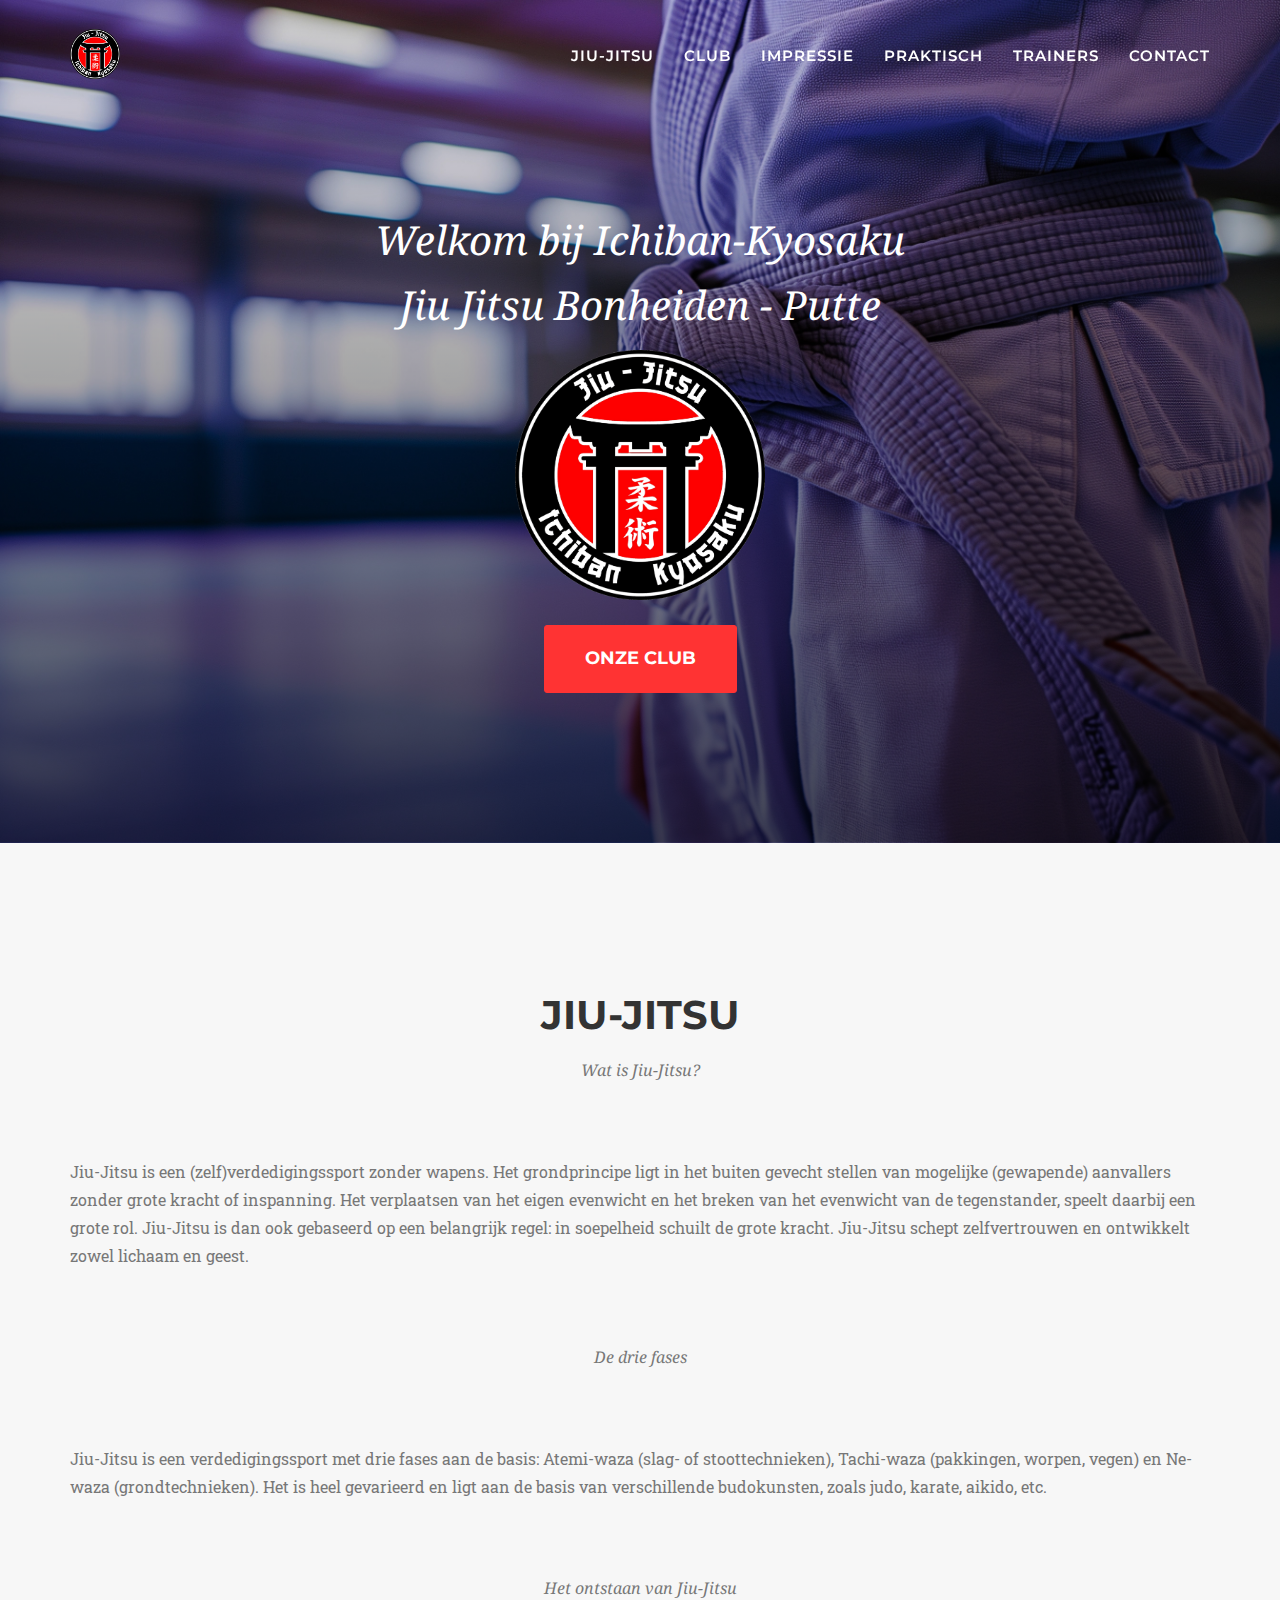
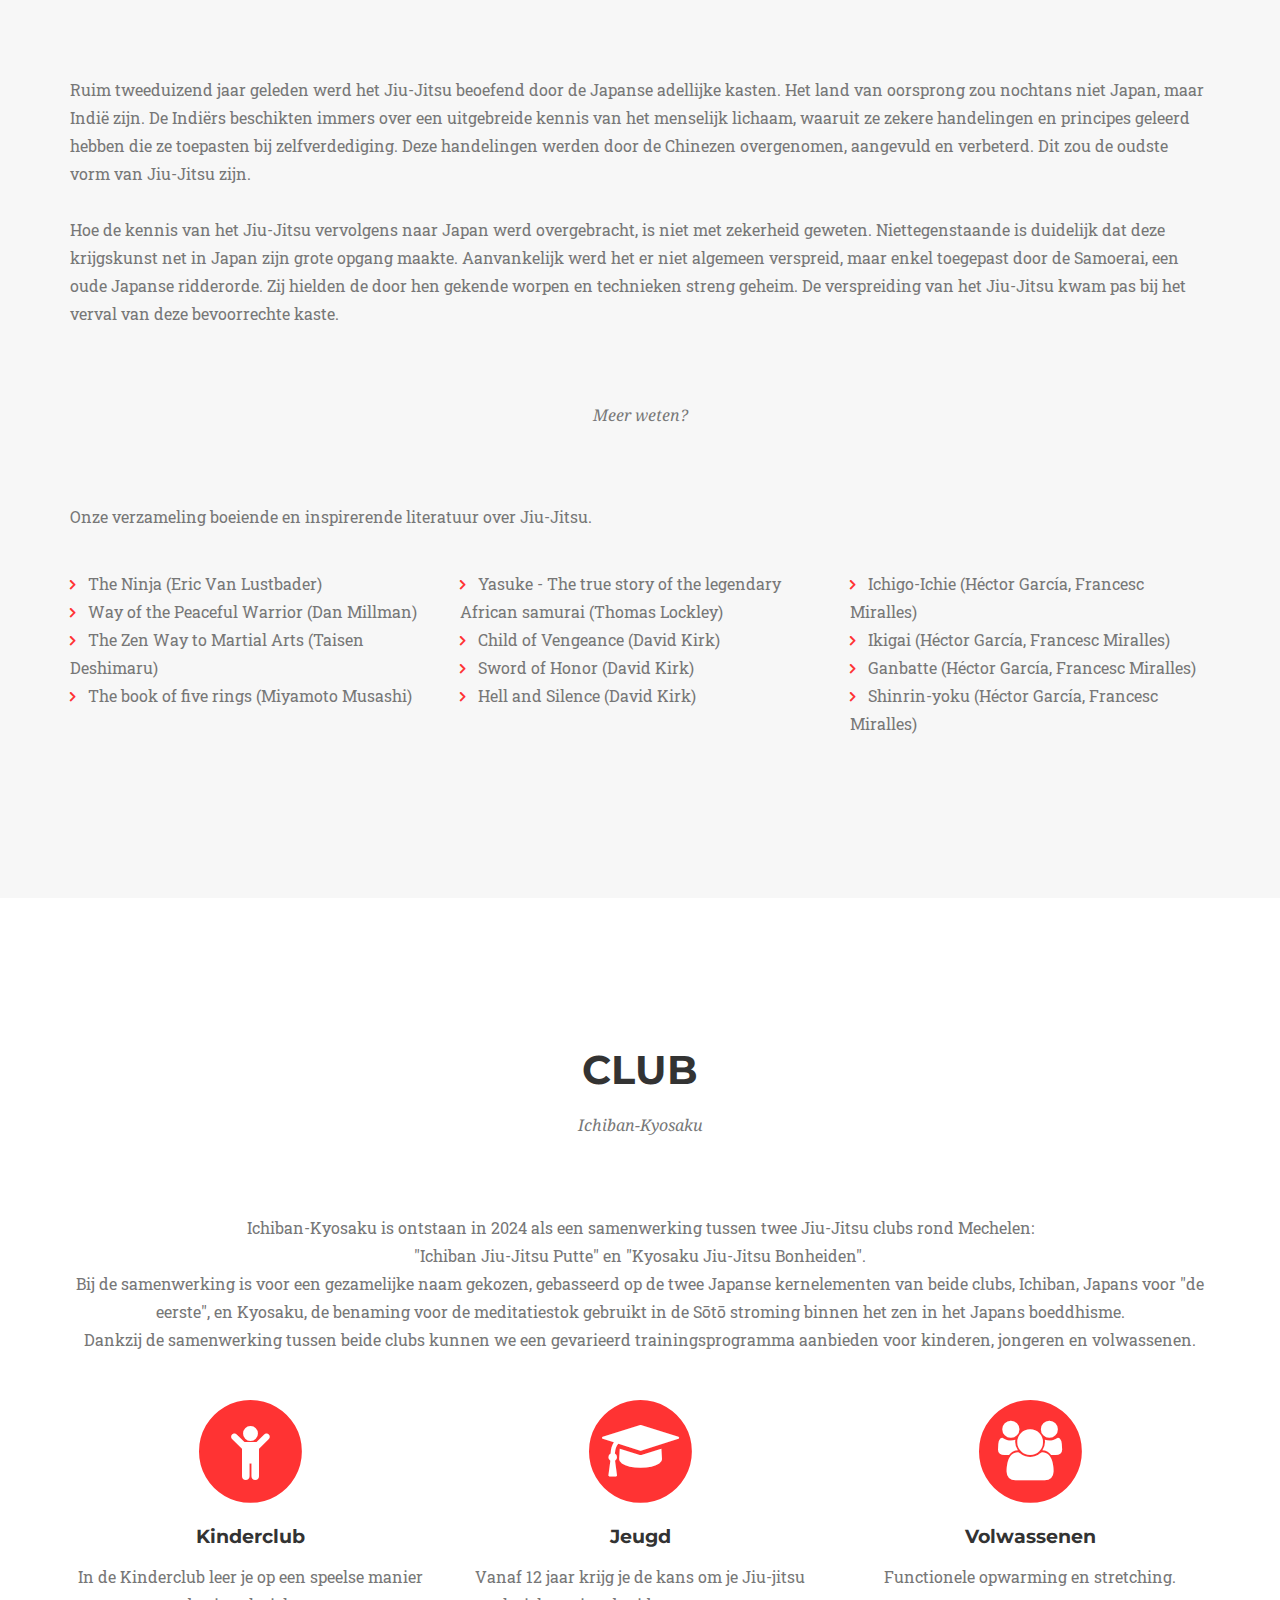
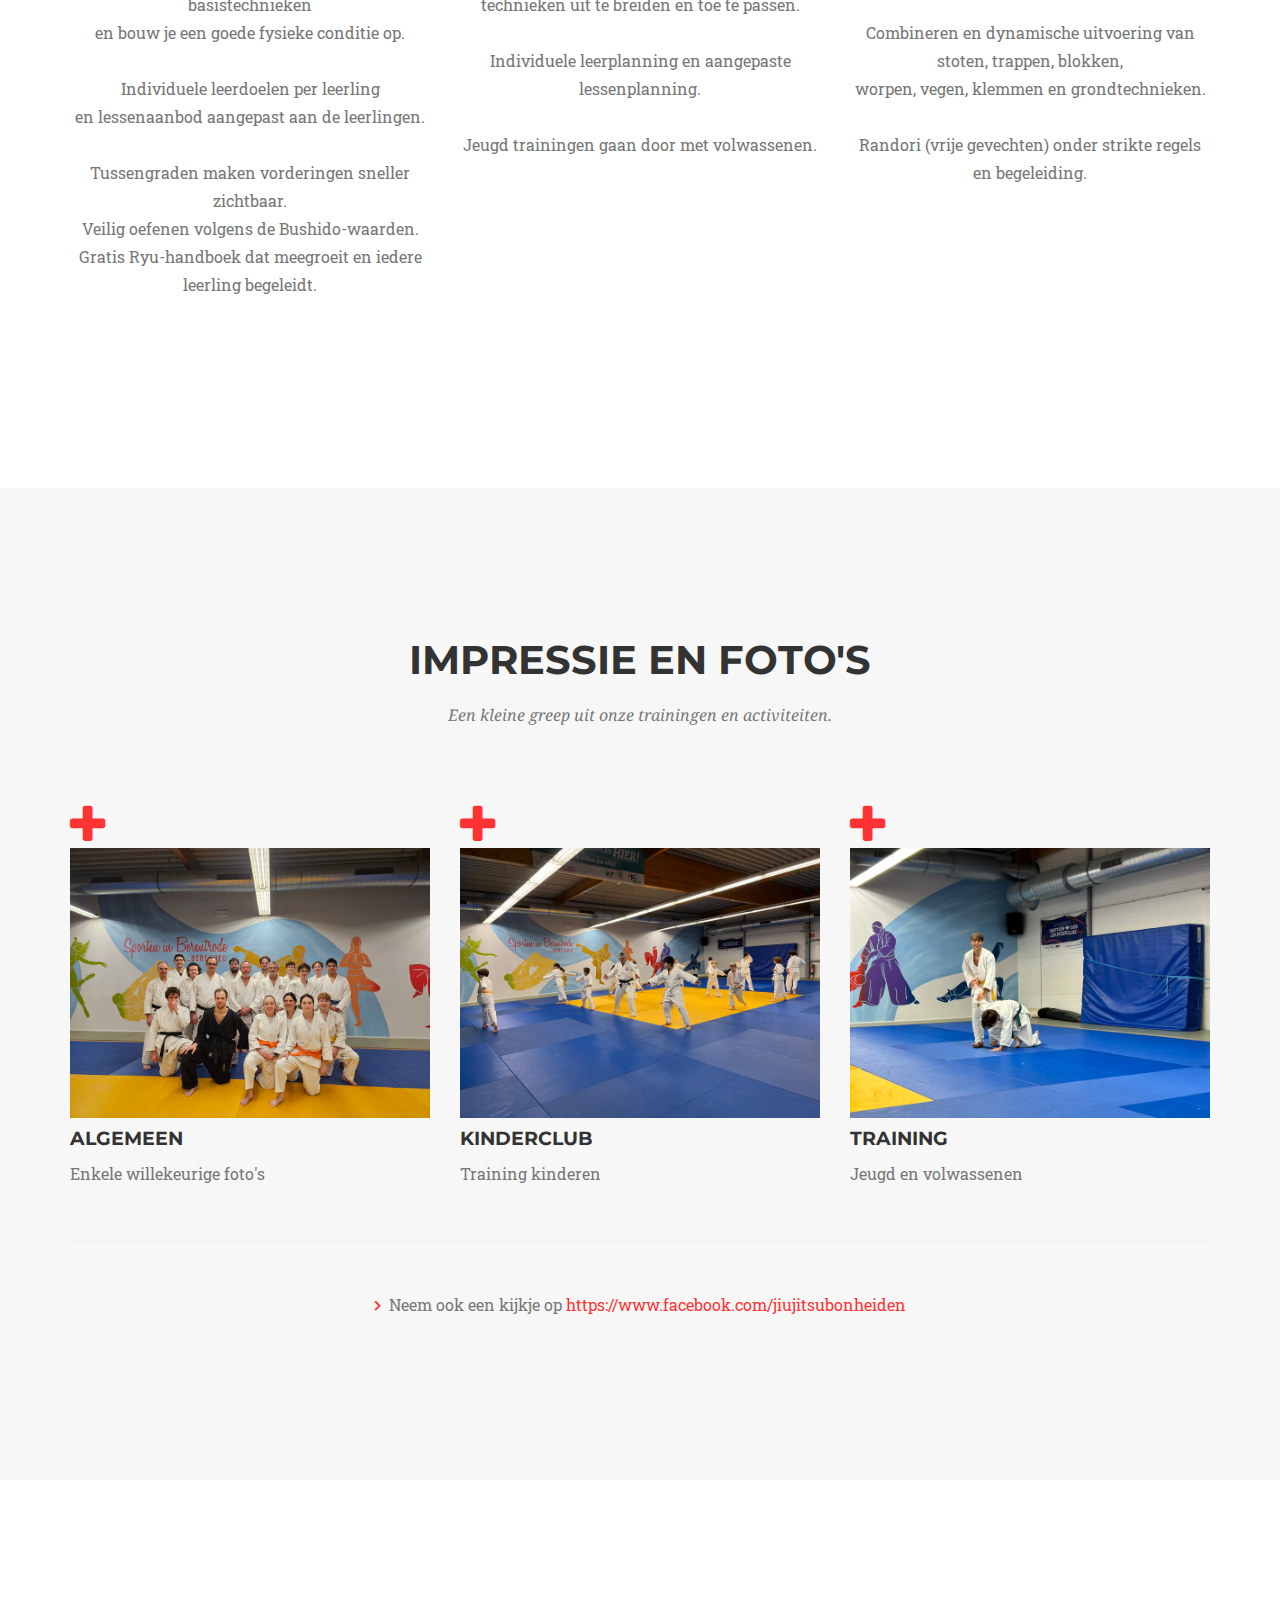
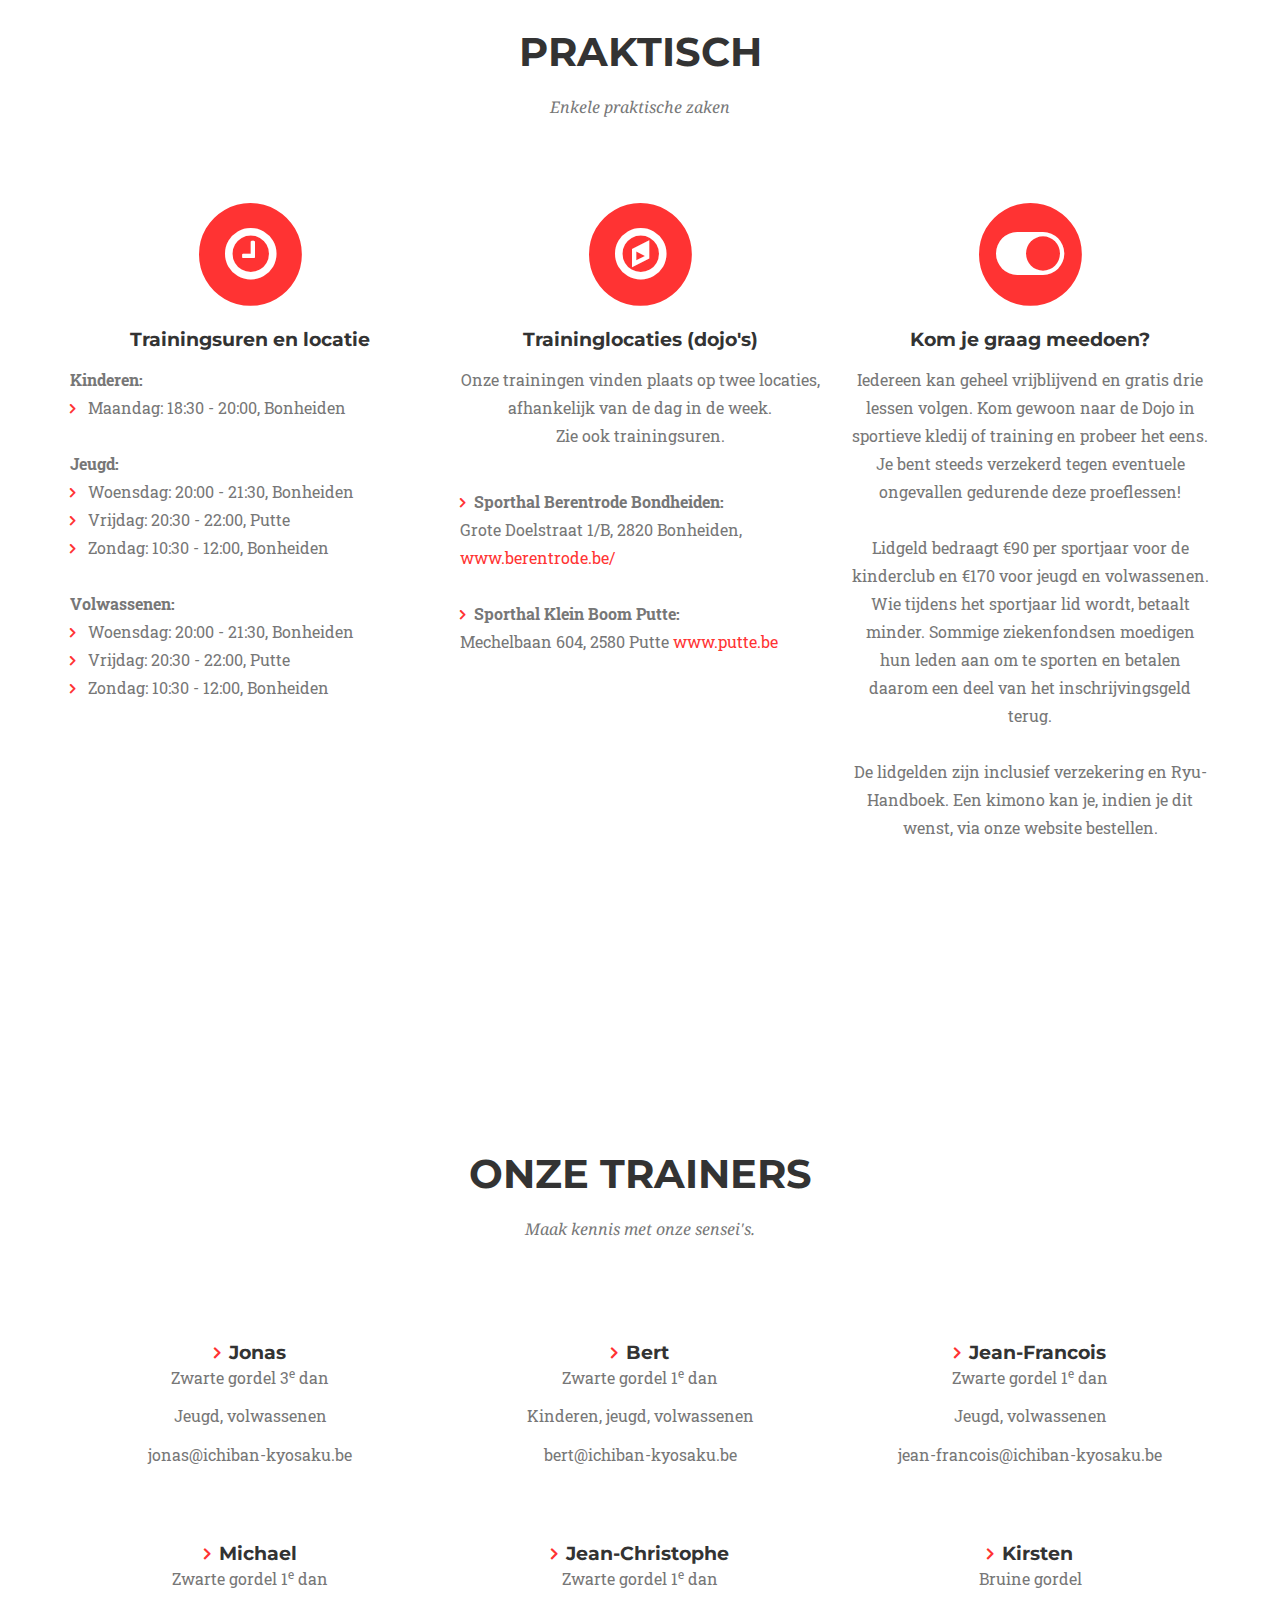
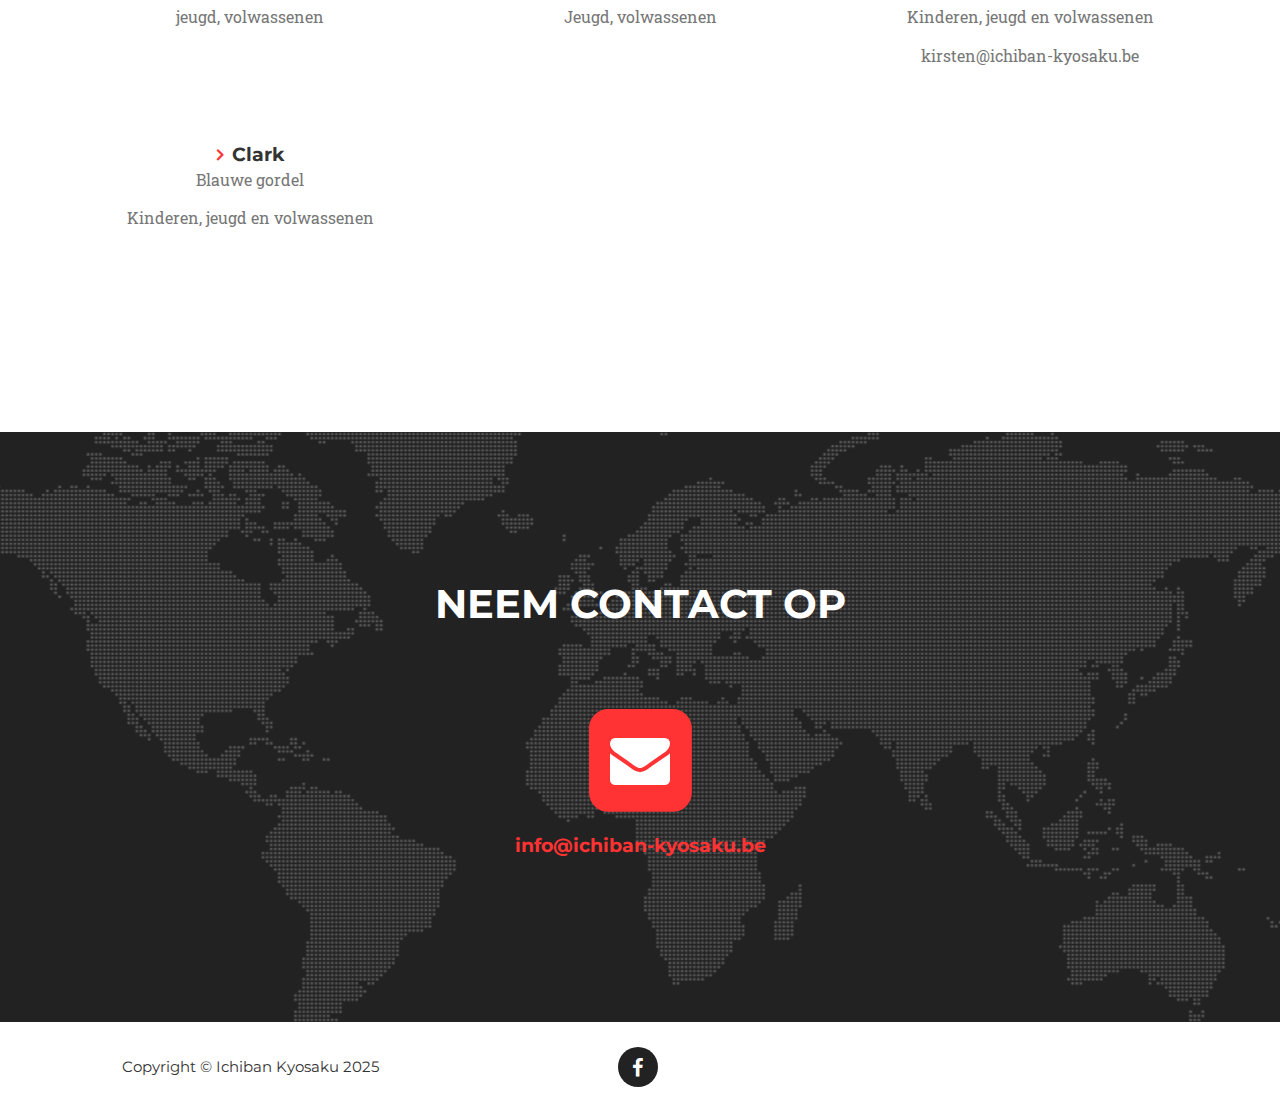
<file: index.html>
<!DOCTYPE html>
<html>

  <head>
    <meta charset="utf-8">
    <meta http-equiv="X-UA-Compatible" content="IE=edge">
    <title>Ichiban Kyosaku</title>
    <meta name="viewport" content="width=device-width">
    <meta name="description" content="">
    <link rel="canonical" href="https://www.ichiban-kyosaku.be/">


    <!-- Custom CSS & Bootstrap Core CSS - Uses Bootswatch Flatly Theme: http://bootswatch.com/flatly/ -->
    <link rel="stylesheet" href="./style.css">

    <!-- Custom Fonts -->
    <link rel="stylesheet" href="./css/font-awesome/css/font-awesome.min.css">
    <link href="https://fonts.googleapis.com/css?family=Montserrat:400,700" rel="stylesheet" type="text/css">
    <link href='https://fonts.googleapis.com/css?family=Kaushan+Script' rel='stylesheet' type='text/css'>
    <link href="https://fonts.googleapis.com/css?family=Lato:400,700,400italic,700italic" rel="stylesheet" type="text/css">
    <link href='https://fonts.googleapis.com/css?family=Droid+Serif:400,700,400italic,700italic' rel='stylesheet' type='text/css'>
    <link href='https://fonts.googleapis.com/css?family=Roboto+Slab:400,100,300,700' rel='stylesheet' type='text/css'>

    <!-- HTML5 Shim and Respond.js IE8 support of HTML5 elements and media queries -->
    <!-- WARNING: Respond.js doesn't work if you view the page via file:// -->
    <!--[if lt IE 9]>
        <script src="https://oss.maxcdn.com/libs/html5shiv/3.7.0/html5shiv.js"></script>
        <script src="https://oss.maxcdn.com/libs/respond.js/1.4.2/respond.min.js"></script>
    <![endif]-->
</head>

  
    <body id="page-top" class="index">

    <!-- Navigation -->
    <nav class="navbar navbar-default navbar-fixed-top">
        <div class="container">
            <!-- Brand and toggle get grouped for better mobile display -->
            <div class="navbar-header page-scroll">
                <button type="button" class="navbar-toggle" data-toggle="collapse" data-target="#bs-example-navbar-collapse-1">
                    <span class="sr-only">Toggle navigation</span>
                    <span class="icon-bar"></span>
                    <span class="icon-bar"></span>
                    <span class="icon-bar"></span>
                </button>
                <a class="navbar-brand page-scroll" href="#page-top"><img src="./img/logos/clublogo_semi_transp.png" style="width:50px;height:50px;"></a> 
                <!-- <a class="navbar-brand page-scroll" href="#page-top">Ichiban Kyosaku</a> -->
            </div>

            <!-- Collect the nav links, forms, and other content for toggling -->
            <div class="collapse navbar-collapse" id="bs-example-navbar-collapse-1">
                <ul class="nav navbar-nav navbar-right">
                    <li class="hidden">
                        <a href="#page-top"></a>
                    </li>
                    <li>
                        <a class="page-scroll" href="#jiujitsu">Jiu-Jitsu</a>
                    </li>
                    <li>
                        <a class="page-scroll" href="#ourclub">club</a>
                    </li>
                    <li>
                        <a class="page-scroll" href="#impression">Impressie</a>
                    </li>
                    <li>
                        <a class="page-scroll" href="#praktisch">Praktisch</a>
                    </li>
                    <!-- <li>
                        <a class="page-scroll" href="#agenda">Agenda</a>
                    </li> -->
                    <li>
                        <a class="page-scroll" href="#trainers">Trainers</a>
                    </li>
                    <li>
                        <a class="page-scroll" href="#contact">Contact</a>
                    </li>
                </ul>
            </div>
            <!-- /.navbar-collapse -->
        </div>
        <!-- /.container-fluid -->
    </nav>

    <!-- Header -->
    <header>
        <div class="container">
            <div class="intro-text">
                <div class="intro-lead-in">Welkom bij Ichiban-Kyosaku</div>
                <div class="intro-lead-in">Jiu Jitsu Bonheiden - Putte</div>
                <img src="./img/logos/clublogo_semi_transp.png" style="width:250px;height:250px;">
                <div class="intro-lead-in"></div>
                <a href="#ourclub" class="page-scroll btn btn-xl">Onze club</a>
            </div>
        </div>
    </header>

        <!-- 
          
        
          
        
          
         -->




    <!-- Services Section -->
    <section id="jiujitsu" class="bg-light-gray">
        <div class="container">
            <div class="row">
                <div class="col-lg-12 text-center">
                    <h2 class="section-heading">Jiu-Jitsu</h2>
                    <h3 class="section-subheading text-muted">Wat is Jiu-Jitsu?</h3>
                </div>
            </div>
            <div class="row text-center">
                <div class="col-md-12">
                    <p class="text-muted text-left">
                        Jiu-Jitsu is een (zelf)verdedigingssport zonder wapens. Het grondprincipe ligt in het buiten gevecht stellen van mogelijke (gewapende) aanvallers zonder grote kracht of inspanning. Het verplaatsen van het eigen evenwicht en het breken van het evenwicht van de tegenstander, speelt daarbij een grote rol. Jiu-Jitsu is dan ook gebaseerd op een belangrijk regel: in soepelheid schuilt de grote kracht. Jiu-Jitsu schept zelfvertrouwen en ontwikkelt zowel lichaam en geest.
                    </p>
                </div>
            </div>
            <div class="row">
                <div class="col-lg-12 text-center">
                    <br><br>
                    <h3 class="section-subheading text-muted">De drie fases</h3>
                </div>
            </div>
            <div class="row text-center">
                <div class="col-md-12">
                    <p class="text-muted text-left">         
                        Jiu-Jitsu is een verdedigingssport met drie fases aan de basis: Atemi-waza (slag- of stoottechnieken), Tachi-waza (pakkingen, worpen, vegen) en Ne-waza (grondtechnieken). Het is heel gevarieerd en ligt aan de basis van verschillende budokunsten, zoals judo, karate, aikido, etc.
                    </p>
                </div>
            </div>
            <div class="row">
                <div class="col-lg-12 text-center">
                    <br><br>
                    <h3 class="section-subheading text-muted">Het ontstaan van Jiu-Jitsu</h3>
                </div>
            </div>
            <div class="row text-center">
                <div class="col-md-12">
                    <p class="text-muted text-left">         
                        Ruim tweeduizend jaar geleden werd het Jiu-Jitsu beoefend door de Japanse adellijke kasten. Het land van oorsprong zou nochtans niet Japan, maar Indië zijn. De Indiërs beschikten immers over een uitgebreide kennis van het menselijk lichaam, waaruit ze zekere handelingen en principes geleerd hebben die ze toepasten bij zelfverdediging. Deze handelingen werden door de Chinezen overgenomen, aangevuld en verbeterd. Dit zou de oudste vorm van Jiu-Jitsu zijn. 
                        <br><br>
                        Hoe de kennis van het Jiu-Jitsu vervolgens naar Japan werd overgebracht, is niet met zekerheid geweten. Niettegenstaande is duidelijk dat deze krijgskunst net in Japan zijn grote opgang maakte. Aanvankelijk werd het er niet algemeen verspreid, maar enkel toegepast door de Samoerai, een oude Japanse ridderorde. Zij hielden de door hen gekende worpen en technieken streng geheim. De verspreiding van het Jiu-Jitsu kwam pas bij het verval van deze bevoorrechte kaste.
                        </p>
                </div>
            </div>
            <div class="row">
                <div class="col-lg-12 text-center">
                    <br><br>
                    <h3 class="section-subheading text-muted">Meer weten?</h3>
                </div>
            </div>
            <div class="row text-center">
                <div class="col-md-12">
                    <p class="text-muted text-left">         
                        Onze verzameling boeiende en inspirerende literatuur over Jiu-Jitsu.
                        </p>
                </div>
                <div class="col-md-4">
                    <p class="text-muted text-left">
                        <br><i class="fa fa-angle-right text-primary" style="font-weight: bold; margin-right: 8px;"></i> The Ninja (Eric Van Lustbader)
                        <br><i class="fa fa-angle-right text-primary" style="font-weight: bold; margin-right: 8px;"></i> Way of the Peaceful Warrior (Dan Millman)
                        <br><i class="fa fa-angle-right text-primary" style="font-weight: bold; margin-right: 8px;"></i> The Zen Way to Martial Arts (Taisen Deshimaru)
                        <br><i class="fa fa-angle-right text-primary" style="font-weight: bold; margin-right: 8px;"></i> The book of five rings (Miyamoto Musashi) 
                    </p>
                </div>
                <div class="col-md-4">
                    <p class="text-muted text-left">
                        <br><i class="fa fa-angle-right text-primary" style="font-weight: bold; margin-right: 8px;"></i> Yasuke - The true story of the legendary African samurai (Thomas Lockley)
                        <br><i class="fa fa-angle-right text-primary" style="font-weight: bold; margin-right: 8px;"></i> Child of Vengeance (David Kirk)
                        <br><i class="fa fa-angle-right text-primary" style="font-weight: bold; margin-right: 8px;"></i> Sword of Honor (David Kirk)
                        <br><i class="fa fa-angle-right text-primary" style="font-weight: bold; margin-right: 8px;"></i> Hell and Silence (David Kirk)
                    </p>
                </div>
                <div class="col-md-4">
                    <p class="text-muted text-left">
                        <br><i class="fa fa-angle-right text-primary" style="font-weight: bold; margin-right: 8px;"></i> Ichigo-Ichie (Héctor García, Francesc Miralles)
                        <br><i class="fa fa-angle-right text-primary" style="font-weight: bold; margin-right: 8px;"></i> Ikigai (Héctor García, Francesc Miralles)
                        <br><i class="fa fa-angle-right text-primary" style="font-weight: bold; margin-right: 8px;"></i> Ganbatte (Héctor García, Francesc Miralles)
                        <br><i class="fa fa-angle-right text-primary" style="font-weight: bold; margin-right: 8px;"></i> Shinrin-yoku (Héctor García, Francesc Miralles)
                    </p>
                </div>
            </div>
        </div>
    </section>
    <!-- Out Club Section -->
    <section id="ourclub">
        <div class="container">
            <div class="row">
                <div class="col-lg-12 text-center">
                    <h2 class="section-heading">Club</h2>
                    <h3 class="section-subheading text-muted">Ichiban-Kyosaku</h3>
                    <p class="text-muted text-center">
                        Ichiban-Kyosaku is ontstaan in 2024 als een samenwerking tussen twee Jiu-Jitsu clubs rond Mechelen:<br>"Ichiban Jiu-Jitsu Putte"  en "Kyosaku Jiu-Jitsu Bonheiden". 
                        <br>Bij de samenwerking is voor een gezamelijke naam gekozen, gebasseerd op de twee Japanse kernelementen van beide clubs, Ichiban, Japans voor "de eerste", en Kyosaku, de benaming voor de meditatiestok gebruikt in de Sōtō stroming binnen het zen in het Japans boeddhisme.
                        <br>Dankzij de samenwerking tussen beide clubs kunnen we een gevarieerd trainingsprogramma aanbieden voor kinderen, jongeren en volwassenen.
                        <br><br>
                    </p>
                </div>
            </div>
            <div class="row text-center">
                <div class="col-md-4">
                    <span class="fa-stack fa-4x">
                        <i class="fa fa-circle fa-stack-2x text-primary"></i>
                        <i class="fa fa-child fa-stack-1x fa-inverse"></i>
                    </span>
                    <h4 class="service-heading">Kinderclub</h4>
                    <p class="text-muted">
                        In de Kinderclub leer je op een speelse manier basistechnieken <br> en bouw je een goede fysieke conditie op.<br><br>
                        Individuele leerdoelen per leerling <br>en lessenaanbod aangepast aan de leerlingen.
                        <br><br>
                        Tussengraden maken vorderingen sneller zichtbaar.<br>
                        Veilig oefenen volgens de Bushido-waarden.<br>
                        Gratis Ryu-handboek dat meegroeit en iedere leerling begeleidt.
                        <br><br>
                    </p>
                </div>
                <div class="col-md-4">
                    <span class="fa-stack fa-4x">
                        <i class="fa fa-circle fa-stack-2x text-primary"></i>
                        <i class="fa fa-graduation-cap fa-stack-1x fa-inverse"></i>
                    </span>
                    <h4 class="service-heading">Jeugd</h4>
                    <p class="text-muted">
                        Vanaf 12 jaar krijg je de kans om je Jiu-jitsu technieken uit te breiden en toe te passen.
                        <br><br>
                        Individuele leerplanning en aangepaste lessenplanning.
                        <br><br>
                        Jeugd trainingen gaan door met volwassenen.
                        <br><br>
                    </p>
                </div>
                <div class="col-md-4">
                    <span class="fa-stack fa-4x">
                        <i class="fa fa-circle fa-stack-2x text-primary"></i>
                        <i class="fa fa-group fa-stack-1x fa-inverse"></i>
                    </span>
                    <h4 class="service-heading">Volwassenen</h4>
                    <p class="text-muted">
                        Functionele opwarming en stretching.
                        <br><br>
                        Combineren en dynamische uitvoering van stoten, trappen, blokken, <br>worpen, vegen, klemmen en grondtechnieken.
                        <br><br>
                        Randori (vrije gevechten) onder strikte regels en begeleiding.
                        <br><br>
                    </p>
                </div>
            </div>
        </div>
    </section>
    <!-- Impression Grid Section -->
    <section id="impression" class="bg-light-gray">
        <div class="container">
            <div class="row">
                <div class="col-lg-12 text-center">
                    <h2 class="section-heading">Impressie en foto's</h2>
                    <h3 class="section-subheading text-muted">Een kleine greep uit onze trainingen en activiteiten.</h3>
                </div>
            </div>
            <!-- <p>Number of impr: 3</p> -->
            <div class="row">
                
                <div class="col-md-4 col-sm-6 portfolio-item">   
                    <a href="#portfolioModal2" class="portfolio-link" data-toggle="modal">
                        <div class="portfolio-hover">
                            <div class="portfolio-hover-content">
                                <i class="fa fa-plus fa-3x"></i>
                            </div>
                        </div>
                        <img src="/img/algemeen/groepsfoto01.jpg" class="img-responsive img-centered" alt="" width="400">
                    </a>
                    <div class="portfolio-caption">
                        <h4>Algemeen</h4>
                        <p class="text-muted">Enkele willekeurige foto's</p>
                    </div>
                </div>
                
                <div class="col-md-4 col-sm-6 portfolio-item">   
                    <a href="#portfolioModal3" class="portfolio-link" data-toggle="modal">
                        <div class="portfolio-hover">
                            <div class="portfolio-hover-content">
                                <i class="fa fa-plus fa-3x"></i>
                            </div>
                        </div>
                        <img src="/img/kinderclub/kids1.jpg" class="img-responsive img-centered" alt="" width="400">
                    </a>
                    <div class="portfolio-caption">
                        <h4>Kinderclub</h4>
                        <p class="text-muted">Training kinderen</p>
                    </div>
                </div>
                
                <div class="col-md-4 col-sm-6 portfolio-item">   
                    <a href="#portfolioModal1" class="portfolio-link" data-toggle="modal">
                        <div class="portfolio-hover">
                            <div class="portfolio-hover-content">
                                <i class="fa fa-plus fa-3x"></i>
                            </div>
                        </div>
                        <img src="/img/trainingen/tr1.jpg" class="img-responsive img-centered" alt="" width="400">
                    </a>
                    <div class="portfolio-caption">
                        <h4>Training</h4>
                        <p class="text-muted">Jeugd en volwassenen</p>
                    </div>
                </div>
                
            </div>
            <br>
            <hr class="star-primary">
            <div class="row">
                <div class="col-md-12">
                    <p class="text-muted text-center">
                        <br><i class="fa fa-angle-right text-primary" style="font-weight: bold; margin-right: 8px;"></i>Neem ook een kijkje op 
                        <a href="https://www.facebook.com/jiujitsubonheiden">https://www.facebook.com/jiujitsubonheiden</a>
                    </p>
                </div>
            </div>
        </div>
    </section>
     <!-- Portfolio Modals -->
 
    <div class="portfolio-modal modal fade" id="portfolioModal2" tabindex="-1" role="dialog" aria-hidden="true">
        <div class="modal-content">
            <div class="close-modal" data-dismiss="modal">
                <div class="lr">
                    <div class="rl">
                    </div>
                </div>
            </div>
            <div class="container">
                <div class="row">
                    <div class="col-lg-8 col-lg-offset-2">
                        <div class="modal-body">
                            <h2>Algemeen</h2>
                            <p>Hieronder enkele willekeurige foto's uit de club</p>
                            <!-- <hr class="star-primary"> -->
                            
                            <!-- <section> -->
                                
                                
                                <img src="/img/algemeen/groepsfoto01.jpg" class="img-responsive img-centered">
                                
                                <img src="/img/algemeen/groepsfoto02.jpg" class="img-responsive img-centered">
                                
                                <img src="/img/algemeen/gordel1.jpg" class="img-responsive img-centered">
                                
                                <img src="/img/algemeen/gordel2.jpg" class="img-responsive img-centered">
                                
                              <!-- </section> -->

                            <button type="button" class="btn btn-default" data-dismiss="modal"><i class="fa fa-times"></i> Close</button>
                        </div>
                    </div>
                </div>
            </div>
        </div>
    </div>

    <div class="portfolio-modal modal fade" id="portfolioModal3" tabindex="-1" role="dialog" aria-hidden="true">
        <div class="modal-content">
            <div class="close-modal" data-dismiss="modal">
                <div class="lr">
                    <div class="rl">
                    </div>
                </div>
            </div>
            <div class="container">
                <div class="row">
                    <div class="col-lg-8 col-lg-offset-2">
                        <div class="modal-body">
                            <h2>Kinderclub</h2>
                            <p>Enkele foto's van de kinderclub</p>
                            <!-- <hr class="star-primary"> -->
                            
                            <!-- <section> -->
                                
                                
                                <img src="/img/kinderclub/kids1.jpg" class="img-responsive img-centered">
                                
                                <img src="/img/kinderclub/kids2.jpg" class="img-responsive img-centered">
                                
                                <img src="/img/kinderclub/kids3.jpg" class="img-responsive img-centered">
                                
                                <img src="/img/kinderclub/kids4.jpg" class="img-responsive img-centered">
                                
                              <!-- </section> -->

                            <button type="button" class="btn btn-default" data-dismiss="modal"><i class="fa fa-times"></i> Close</button>
                        </div>
                    </div>
                </div>
            </div>
        </div>
    </div>

    <div class="portfolio-modal modal fade" id="portfolioModal1" tabindex="-1" role="dialog" aria-hidden="true">
        <div class="modal-content">
            <div class="close-modal" data-dismiss="modal">
                <div class="lr">
                    <div class="rl">
                    </div>
                </div>
            </div>
            <div class="container">
                <div class="row">
                    <div class="col-lg-8 col-lg-offset-2">
                        <div class="modal-body">
                            <h2>Training</h2>
                            <p>Enkele foto's van de trainingen bij jeugd en volwassenen</p>
                            <!-- <hr class="star-primary"> -->
                            
                            <!-- <section> -->
                                
                                
                                <img src="/img/trainingen/tr1.jpg" class="img-responsive img-centered">
                                
                                <img src="/img/trainingen/tr2.jpg" class="img-responsive img-centered">
                                
                                <img src="/img/trainingen/tr3.jpg" class="img-responsive img-centered">
                                
                                <img src="/img/trainingen/tr4.jpg" class="img-responsive img-centered">
                                
                                <img src="/img/trainingen/tr5.jpg" class="img-responsive img-centered">
                                
                                <img src="/img/trainingen/tr6.jpg" class="img-responsive img-centered">
                                
                                <img src="/img/trainingen/tr7.jpg" class="img-responsive img-centered">
                                
                              <!-- </section> -->

                            <button type="button" class="btn btn-default" data-dismiss="modal"><i class="fa fa-times"></i> Close</button>
                        </div>
                    </div>
                </div>
            </div>
        </div>
    </div>


    <!-- Praktical Section -->
    <section id="praktisch">
        <div class="container">
            <div class="row">
                <div class="col-lg-12 text-center">
                    <h2 class="section-heading">Praktisch</h2>
                    <h3 class="section-subheading text-muted">Enkele praktische zaken</h3>
                </div>
            </div>
            <div class="row text-center">
                <div class="col-md-4">
                    <span class="fa-stack fa-4x">
                        <i class="fa fa-circle fa-stack-2x text-primary"></i>
                        <i class="fa fa-clock-o fa-stack-1x fa-inverse"></i>
                    </span>
                    <h4 class="service-heading">Trainingsuren en locatie</h4>
                    <p class="text-muted text-left">
                        <b>Kinderen:</b><br>
                        <i class="fa fa-angle-right text-primary" style="font-weight: bold; margin-right: 8px;"></i> Maandag: 18:30 - 20:00, Bonheiden
                        <br><br>
                        <b>Jeugd:</b><br>
                        <i class="fa fa-angle-right text-primary" style="font-weight: bold; margin-right: 8px;"></i> Woensdag: 20:00 - 21:30, Bonheiden<br>
                        <i class="fa fa-angle-right text-primary" style="font-weight: bold; margin-right: 8px;"></i> Vrijdag: 20:30 - 22:00, Putte<br>
                        <i class="fa fa-angle-right text-primary" style="font-weight: bold; margin-right: 8px;"></i> Zondag: 10:30 - 12:00, Bonheiden
                        <br><br>
                        <b>Volwassenen:</b><br>
                        <i class="fa fa-angle-right text-primary" style="font-weight: bold; margin-right: 8px;"></i> Woensdag: 20:00 - 21:30, Bonheiden<br>
                        <i class="fa fa-angle-right text-primary" style="font-weight: bold; margin-right: 8px;"></i> Vrijdag: 20:30 - 22:00, Putte<br>
                        <i class="fa fa-angle-right text-primary" style="font-weight: bold; margin-right: 8px;"></i> Zondag: 10:30 - 12:00, Bonheiden
                        </p>
                </div>
                <div class="col-md-4">
                    <span class="fa-stack fa-4x">
                        <i class="fa fa-circle fa-stack-2x text-primary"></i>
                        <i class="fa fa-compass fa-stack-1x fa-inverse"></i>
                    </span>
                    <h4 class="service-heading">Traininglocaties (dojo's)</h4>
                    <p class="text-muted">Onze trainingen vinden plaats op twee locaties, afhankelijk van de dag in de week. <br>Zie ook trainingsuren.<br><br></p>
                    <p class="text-muted text-left">
                        <i class="fa fa-angle-right text-primary" style="font-weight: bold; margin-right: 8px;"></i><b>Sporthal Berentrode Bondheiden:</b><br>Grote Doelstraat 1/B, 2820 Bonheiden, <a href="https://www.berentrode.be/">www.berentrode.be/</a>
                        <br><br>
                        <i class="fa fa-angle-right text-primary" style="font-weight: bold; margin-right: 8px;"></i><b>Sporthal Klein Boom Putte:</b><br>Mechelbaan 604, 2580 Putte <a href="https://www.putte.be/de-puttenaar/beleef-in-putte/sport-en-spel/gemeentelijke-sporthallen">www.putte.be</a>
                        <br><br>
                    </p>
                </div>
                <div class="col-md-4">
                    <span class="fa-stack fa-4x">
                        <i class="fa fa-circle fa-stack-2x text-primary"></i>
                        <i class="fa fa-toggle-on fa-stack-1x fa-inverse"></i>
                    </span>
                    <h4 class="service-heading">Kom je graag meedoen?</h4>
                    <p class="text-muted">Iedereen kan geheel vrijblijvend en gratis drie lessen volgen. Kom gewoon naar de Dojo in sportieve kledij of training en probeer het eens. Je bent steeds verzekerd tegen eventuele ongevallen gedurende deze proeflessen!
                    <br><br>
                    Lidgeld bedraagt €90 per sportjaar voor de kinderclub en €170 voor jeugd en volwassenen. Wie tijdens het sportjaar lid wordt, betaalt minder. Sommige ziekenfondsen moedigen hun leden aan om te sporten en betalen daarom een deel van het inschrijvingsgeld terug.
                    <br><br>
                    De lidgelden zijn inclusief verzekering en Ryu-Handboek. Een kimono kan je, indien je dit wenst, via onze website bestellen.</p>
                </div>
            </div>
        </div>
    </section>
    <!-- Trainers Section -->
    <section id="trainers">
        <div class="container">
            <div class="row">
                <div class="col-lg-12 text-center">
                    <h2 class="section-heading">Onze trainers</h2>
                    <h3 class="section-subheading text-muted">Maak kennis met onze sensei's.</h3>
                </div>
            </div>
            <div class="row">
                
                <div class="col-sm-4">
                    <div class="team-member">
                        <!-- <img src="img/team/3.jpg" class="img-responsive img-circle" alt=""> -->
                        <h4><i class="fa fa-angle-right text-primary" style="font-weight: bold; margin-right: 8px;"></i>Jonas</h4>
                        <p class="text-muted">Zwarte gordel 3<sup>e</sup> dan</p>
                        <p class="text-muted">Jeugd, volwassenen</p>
                        <p class="text-muted">jonas@ichiban-kyosaku.be</p>
                        <ul class="list-inline social-buttons">
                            
                        </ul>
                    </div>
                </div>
                
                <div class="col-sm-4">
                    <div class="team-member">
                        <!-- <img src="img/team/1.jpg" class="img-responsive img-circle" alt=""> -->
                        <h4><i class="fa fa-angle-right text-primary" style="font-weight: bold; margin-right: 8px;"></i>Bert</h4>
                        <p class="text-muted">Zwarte gordel 1<sup>e</sup> dan</p>
                        <p class="text-muted">Kinderen, jeugd, volwassenen</p>
                        <p class="text-muted">bert@ichiban-kyosaku.be</p>
                        <ul class="list-inline social-buttons">
                            
                        </ul>
                    </div>
                </div>
                
                <div class="col-sm-4">
                    <div class="team-member">
                        <!-- <img src="img/team/2.jpg" class="img-responsive img-circle" alt=""> -->
                        <h4><i class="fa fa-angle-right text-primary" style="font-weight: bold; margin-right: 8px;"></i>Jean-Francois</h4>
                        <p class="text-muted">Zwarte gordel 1<sup>e</sup> dan</p>
                        <p class="text-muted">Jeugd, volwassenen</p>
                        <p class="text-muted">jean-francois@ichiban-kyosaku.be</p>
                        <ul class="list-inline social-buttons">
                            
                        </ul>
                    </div>
                </div>
                
                <div class="col-sm-4">
                    <div class="team-member">
                        <!-- <img src="img/team/2.jpg" class="img-responsive img-circle" alt=""> -->
                        <h4><i class="fa fa-angle-right text-primary" style="font-weight: bold; margin-right: 8px;"></i>Michael</h4>
                        <p class="text-muted">Zwarte gordel 1<sup>e</sup> dan</p>
                        <p class="text-muted">jeugd, volwassenen</p>
                        <p class="text-muted"></p>
                        <ul class="list-inline social-buttons">
                            
                        </ul>
                    </div>
                </div>
                
                <div class="col-sm-4">
                    <div class="team-member">
                        <!-- <img src="img/team/2.jpg" class="img-responsive img-circle" alt=""> -->
                        <h4><i class="fa fa-angle-right text-primary" style="font-weight: bold; margin-right: 8px;"></i>Jean-Christophe</h4>
                        <p class="text-muted">Zwarte gordel 1<sup>e</sup> dan</p>
                        <p class="text-muted">Jeugd, volwassenen</p>
                        <p class="text-muted"></p>
                        <ul class="list-inline social-buttons">
                            
                        </ul>
                    </div>
                </div>
                
                <div class="col-sm-4">
                    <div class="team-member">
                        <!-- <img src="img/team/3.jpg" class="img-responsive img-circle" alt=""> -->
                        <h4><i class="fa fa-angle-right text-primary" style="font-weight: bold; margin-right: 8px;"></i>Kirsten</h4>
                        <p class="text-muted">Bruine gordel</p>
                        <p class="text-muted">Kinderen, jeugd en volwassenen</p>
                        <p class="text-muted">kirsten@ichiban-kyosaku.be</p>
                        <ul class="list-inline social-buttons">
                            
                        </ul>
                    </div>
                </div>
                
                <div class="col-sm-4">
                    <div class="team-member">
                        <!-- <img src="img/team/3.jpg" class="img-responsive img-circle" alt=""> -->
                        <h4><i class="fa fa-angle-right text-primary" style="font-weight: bold; margin-right: 8px;"></i>Clark</h4>
                        <p class="text-muted">Blauwe gordel</p>
                        <p class="text-muted">Kinderen, jeugd en volwassenen</p>
                        <p class="text-muted"></p>
                        <ul class="list-inline social-buttons">
                            
                        </ul>
                    </div>
                </div>
                
            </div>
        </div>
    </section>
    <section id="contact">
        <div class="container">
            <div class="row">
                <div class="col-lg-12 text-center">
                    <h2 class="section-heading">Neem contact op</h2>
                    <h3 class="section-subheading text-muted"></h3>
                </div>
            </div>
            <div class="row text-center">
                <div class="col-md-12">
                    <a href= "mailto:info@ichiban-kyosaku.be?subject=Bericht%20via%20website"><span class="fa-stack fa-4x">
                            <i class="fa fa-square fa-stack-2x text-primary"></i>
                            <!-- <i class="fa fa-clock-o fa-stack-1x fa-inverse"></i> -->
                            <i class="fa fa-solid fa-envelope fa-stack-1x fa-inverse"></i>
                        </span>
                    </a>
                    <h4 class="service-heading">
                        <a href= "mailto:info@ichiban-kyosaku.be?subject=Bericht%20via%20website">info@ichiban-kyosaku.be</a>
                    </h4>
                </div>
        </div>
    </section>

      <footer>
        <div class="container">
            <div class="row">
                <div class="col-md-4">
                    <span class="copyright">Copyright &copy; Ichiban Kyosaku 2025</span>
                </div>
                <div class="col-md-4">
                    <ul class="list-inline social-buttons">
                        
                        <li><a href="https://facebook.com/ichiban-kyosaku"><i class="fa fa-facebook"></i></a>
                        </li>
                        
                    </ul>
                </div>
            </div>
        </div>
    </footer>

     <!-- Portfolio Modals -->
 
    <div class="portfolio-modal modal fade" id="portfolioModal2" tabindex="-1" role="dialog" aria-hidden="true">
        <div class="modal-content">
            <div class="close-modal" data-dismiss="modal">
                <div class="lr">
                    <div class="rl">
                    </div>
                </div>
            </div>
            <div class="container">
                <div class="row">
                    <div class="col-lg-8 col-lg-offset-2">
                        <div class="modal-body">
                            <h2>Algemeen</h2>
                            <p>Hieronder enkele willekeurige foto's uit de club</p>
                            <!-- <hr class="star-primary"> -->
                            
                            <!-- <section> -->
                                
                                
                                <img src="/img/algemeen/groepsfoto01.jpg" class="img-responsive img-centered">
                                
                                <img src="/img/algemeen/groepsfoto02.jpg" class="img-responsive img-centered">
                                
                                <img src="/img/algemeen/gordel1.jpg" class="img-responsive img-centered">
                                
                                <img src="/img/algemeen/gordel2.jpg" class="img-responsive img-centered">
                                
                              <!-- </section> -->

                            <button type="button" class="btn btn-default" data-dismiss="modal"><i class="fa fa-times"></i> Close</button>
                        </div>
                    </div>
                </div>
            </div>
        </div>
    </div>

    <div class="portfolio-modal modal fade" id="portfolioModal3" tabindex="-1" role="dialog" aria-hidden="true">
        <div class="modal-content">
            <div class="close-modal" data-dismiss="modal">
                <div class="lr">
                    <div class="rl">
                    </div>
                </div>
            </div>
            <div class="container">
                <div class="row">
                    <div class="col-lg-8 col-lg-offset-2">
                        <div class="modal-body">
                            <h2>Kinderclub</h2>
                            <p>Enkele foto's van de kinderclub</p>
                            <!-- <hr class="star-primary"> -->
                            
                            <!-- <section> -->
                                
                                
                                <img src="/img/kinderclub/kids1.jpg" class="img-responsive img-centered">
                                
                                <img src="/img/kinderclub/kids2.jpg" class="img-responsive img-centered">
                                
                                <img src="/img/kinderclub/kids3.jpg" class="img-responsive img-centered">
                                
                                <img src="/img/kinderclub/kids4.jpg" class="img-responsive img-centered">
                                
                              <!-- </section> -->

                            <button type="button" class="btn btn-default" data-dismiss="modal"><i class="fa fa-times"></i> Close</button>
                        </div>
                    </div>
                </div>
            </div>
        </div>
    </div>

    <div class="portfolio-modal modal fade" id="portfolioModal1" tabindex="-1" role="dialog" aria-hidden="true">
        <div class="modal-content">
            <div class="close-modal" data-dismiss="modal">
                <div class="lr">
                    <div class="rl">
                    </div>
                </div>
            </div>
            <div class="container">
                <div class="row">
                    <div class="col-lg-8 col-lg-offset-2">
                        <div class="modal-body">
                            <h2>Training</h2>
                            <p>Enkele foto's van de trainingen bij jeugd en volwassenen</p>
                            <!-- <hr class="star-primary"> -->
                            
                            <!-- <section> -->
                                
                                
                                <img src="/img/trainingen/tr1.jpg" class="img-responsive img-centered">
                                
                                <img src="/img/trainingen/tr2.jpg" class="img-responsive img-centered">
                                
                                <img src="/img/trainingen/tr3.jpg" class="img-responsive img-centered">
                                
                                <img src="/img/trainingen/tr4.jpg" class="img-responsive img-centered">
                                
                                <img src="/img/trainingen/tr5.jpg" class="img-responsive img-centered">
                                
                                <img src="/img/trainingen/tr6.jpg" class="img-responsive img-centered">
                                
                                <img src="/img/trainingen/tr7.jpg" class="img-responsive img-centered">
                                
                              <!-- </section> -->

                            <button type="button" class="btn btn-default" data-dismiss="modal"><i class="fa fa-times"></i> Close</button>
                        </div>
                    </div>
                </div>
            </div>
        </div>
    </div>


     <!-- jQuery Version 1.11.0 -->
    <script src="./js/jquery-1.11.0.js"></script>

    <!-- Bootstrap Core JavaScript -->
    <script src="./js/bootstrap.min.js"></script>

    <!-- Plugin JavaScript -->
    <script src="./js/jquery.easing.min.js"></script>
    <script src="./js/classie.js"></script>
    <script src="./js/cbpAnimatedHeader.js"></script>

    <!-- Contact Form JavaScript -->
    <script src="./js/jqBootstrapValidation.js"></script>

    <!-- Custom Theme JavaScript -->
    <script src="./js/agency.js"></script>

    <!-- Custom pop-up JavaScript -->
    <!-- <script src="./js/pop-up.js"></script> -->


    
    

    </body>
</html>
</file>
